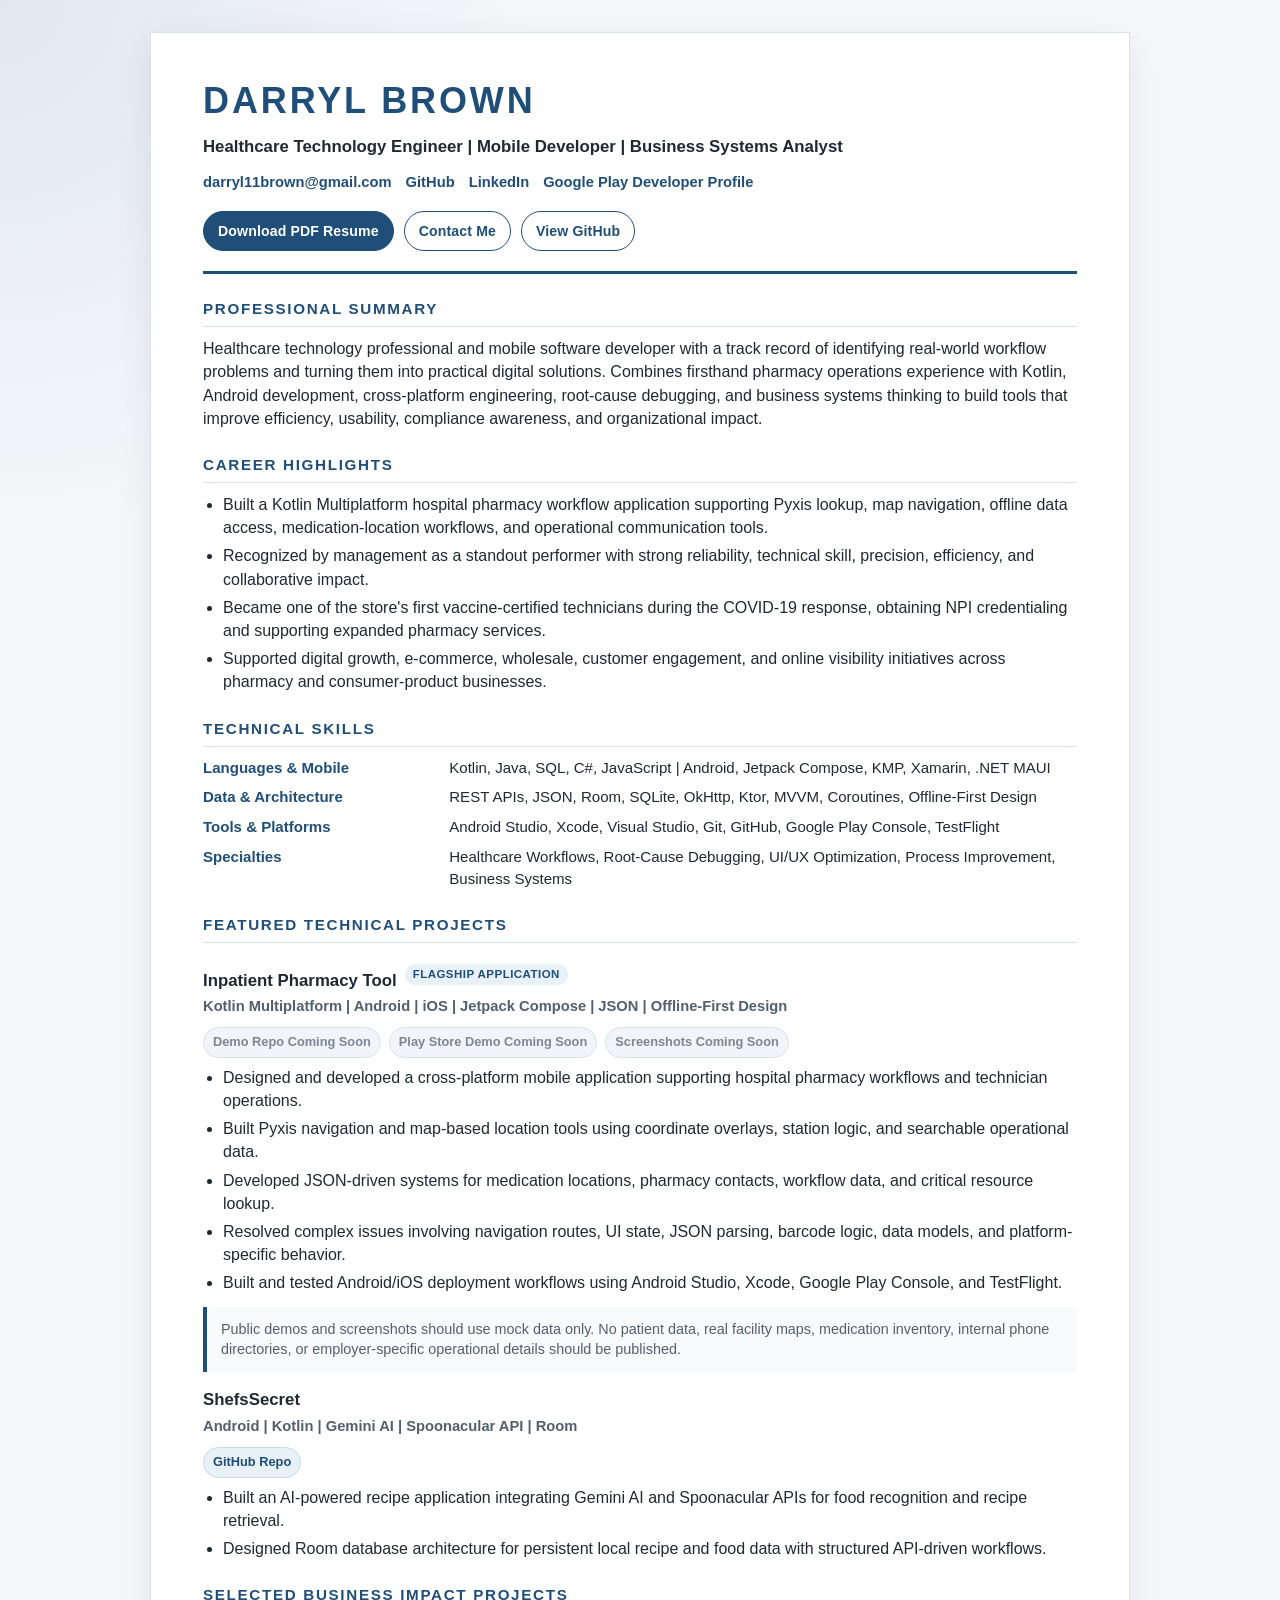
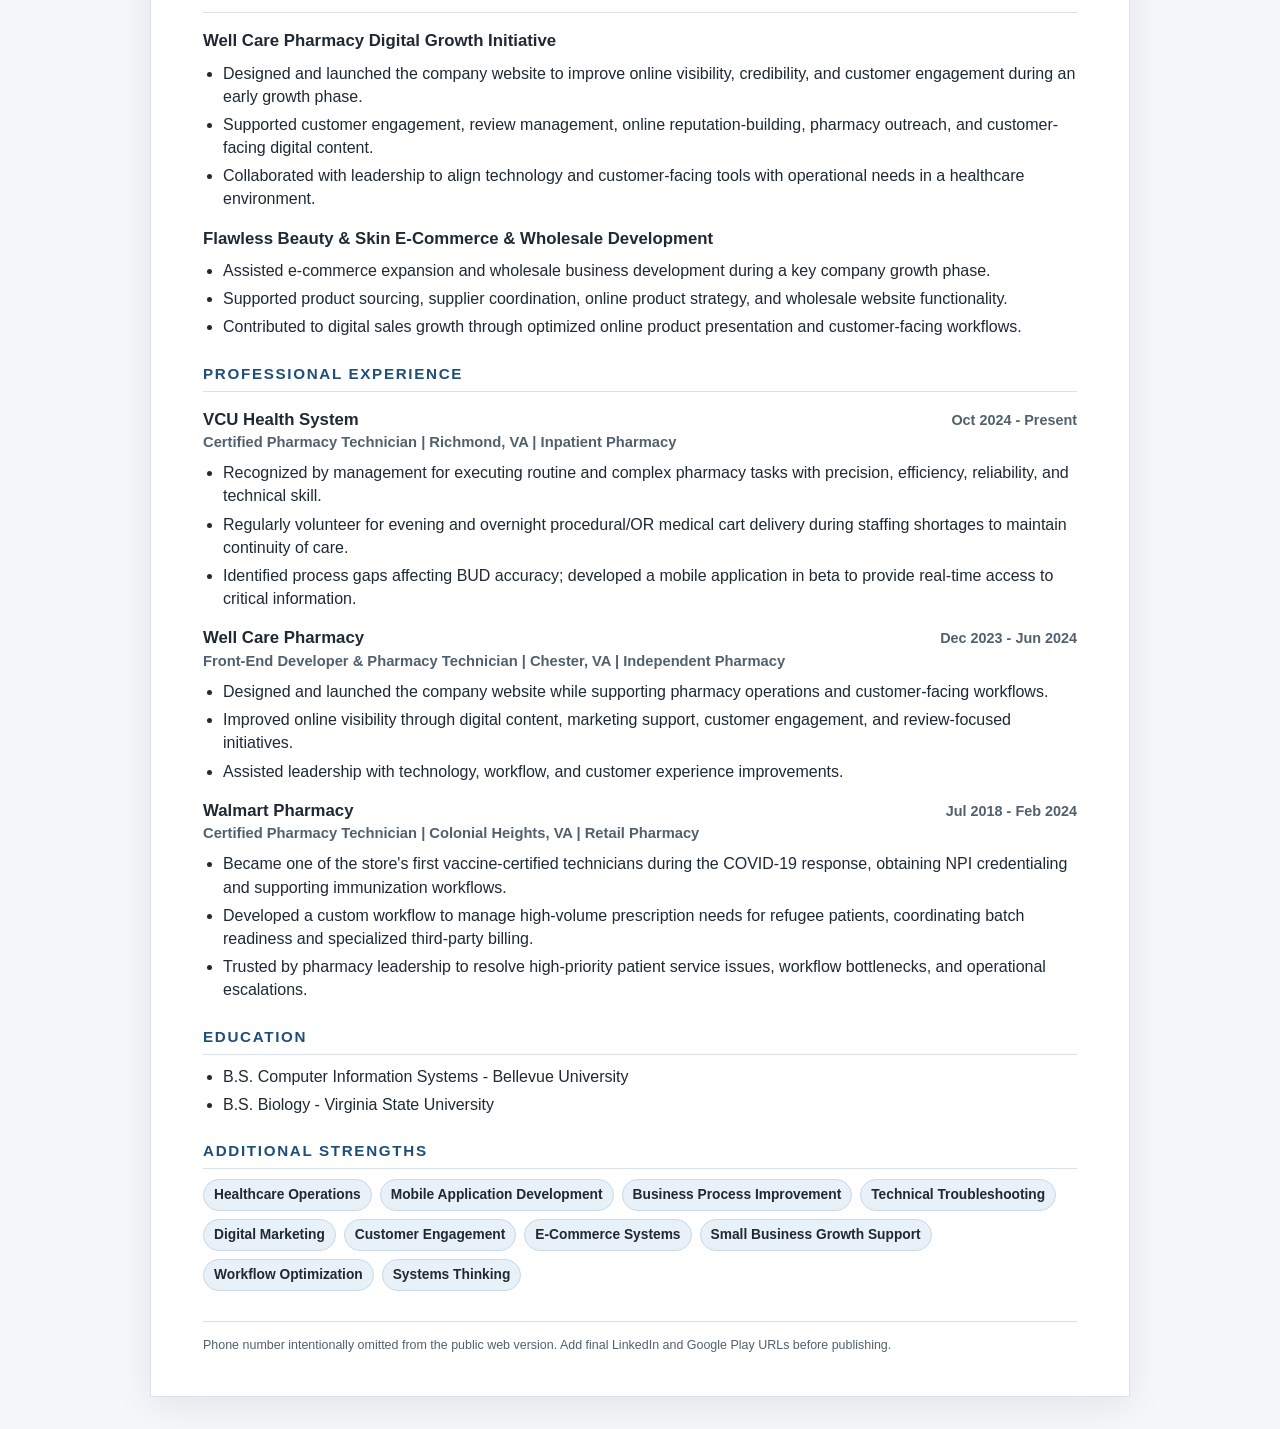
<file: index.html>
<!DOCTYPE html>
<html lang="en">
<head>
  <meta charset="UTF-8" />
  <meta name="viewport" content="width=device-width, initial-scale=1.0" />
  <meta name="description" content="Darryl Brown - Healthcare Technology Engineer, Mobile Developer, and Business Systems Analyst focused on healthcare workflow tools, Kotlin, Android, and pharmacy operations." />
  <title>Darryl Brown | Healthcare Technology Engineer</title>
  <style>
    :root {
      --ink: #1f2933;
      --muted: #52606d;
      --accent: #1f4e79;
      --accent-dark: #173b5c;
      --accent-soft: #e8f1f8;
      --line: #d9e2ec;
      --paper: #ffffff;
      --bg: #f5f7fa;
      --chip-border: #c9d9e8;
    }

    * { box-sizing: border-box; }

    html { scroll-behavior: smooth; }

    body {
      margin: 0;
      background:
        radial-gradient(circle at top left, rgba(31, 78, 121, 0.09), transparent 34rem),
        var(--bg);
      color: var(--ink);
      font-family: Arial, Helvetica, sans-serif;
      line-height: 1.45;
    }

    .page {
      max-width: 980px;
      margin: 32px auto;
      background: var(--paper);
      padding: 42px 52px;
      border: 1px solid var(--line);
      box-shadow: 0 10px 35px rgba(15, 23, 42, 0.08);
    }

    header {
      border-bottom: 3px solid var(--accent);
      padding-bottom: 20px;
      margin-bottom: 24px;
    }

    h1 {
      margin: 0;
      font-size: 2.25rem;
      letter-spacing: 0.08em;
      color: var(--accent);
      text-transform: uppercase;
    }

    .tagline {
      margin: 8px 0 12px;
      font-size: 1.05rem;
      font-weight: 700;
      color: var(--ink);
    }

    .contact {
      display: flex;
      flex-wrap: wrap;
      gap: 8px 14px;
      font-size: 0.92rem;
      color: var(--muted);
      align-items: center;
    }

    a {
      color: var(--accent);
      text-decoration: none;
      font-weight: 700;
    }

    a:hover {
      color: var(--accent-dark);
      text-decoration: underline;
    }

    .actions {
      display: flex;
      flex-wrap: wrap;
      gap: 10px;
      margin-top: 18px;
    }

    .button {
      display: inline-flex;
      align-items: center;
      justify-content: center;
      min-height: 38px;
      padding: 9px 14px;
      border-radius: 999px;
      border: 1px solid var(--accent);
      background: var(--accent);
      color: #ffffff;
      font-size: 0.88rem;
      font-weight: 800;
      letter-spacing: 0.01em;
      text-decoration: none;
    }

    .button:hover {
      background: var(--accent-dark);
      color: #ffffff;
      text-decoration: none;
    }

    .button.secondary {
      background: #ffffff;
      color: var(--accent);
    }

    .button.secondary:hover {
      background: var(--accent-soft);
      color: var(--accent-dark);
    }

    .button.disabled {
      border-color: var(--line);
      background: #f1f5f9;
      color: #7b8794;
      pointer-events: none;
      cursor: default;
    }

    section { margin: 24px 0; }

    h2 {
      margin: 0 0 10px;
      font-size: 0.95rem;
      letter-spacing: 0.11em;
      color: var(--accent);
      text-transform: uppercase;
      border-bottom: 1px solid var(--line);
      padding-bottom: 6px;
    }

    h3 {
      margin: 16px 0 3px;
      font-size: 1.05rem;
      color: var(--ink);
    }

    p { margin: 8px 0; }

    .project-title {
      display: flex;
      flex-wrap: wrap;
      align-items: center;
      gap: 8px;
    }

    .badge {
      display: inline-block;
      padding: 2px 8px;
      border-radius: 999px;
      background: var(--accent-soft);
      color: var(--accent);
      font-size: 0.72rem;
      font-weight: 800;
      letter-spacing: 0.04em;
      text-transform: uppercase;
    }

    .subhead {
      margin: 0 0 7px;
      color: var(--muted);
      font-size: 0.92rem;
      font-weight: 700;
    }

    .project-links {
      display: flex;
      flex-wrap: wrap;
      gap: 8px;
      margin: 10px 0 6px;
    }

    .mini-button {
      display: inline-flex;
      align-items: center;
      padding: 5px 9px;
      border-radius: 999px;
      border: 1px solid var(--chip-border);
      background: var(--accent-soft);
      color: var(--accent);
      font-size: 0.8rem;
      font-weight: 800;
      text-decoration: none;
    }

    .mini-button:hover {
      background: #dbeaf5;
      text-decoration: none;
    }

    .mini-button.disabled {
      color: #7b8794;
      background: #f1f5f9;
      border-color: var(--line);
      pointer-events: none;
    }

    .date-row {
      display: flex;
      justify-content: space-between;
      gap: 12px;
      align-items: baseline;
      margin-top: 16px;
    }

    .date-row h3 { margin: 0; }

    .date {
      color: var(--muted);
      font-size: 0.9rem;
      white-space: nowrap;
      font-weight: 700;
    }

    ul {
      margin: 8px 0 0 20px;
      padding: 0;
    }

    li { margin: 5px 0; }

    .skills-grid {
      display: grid;
      grid-template-columns: minmax(160px, 0.8fr) 2.2fr;
      gap: 8px 18px;
      font-size: 0.94rem;
    }

    .skill-label {
      font-weight: 800;
      color: var(--accent);
    }

    .strengths {
      display: flex;
      flex-wrap: wrap;
      gap: 8px;
      margin-top: 10px;
    }

    .chip {
      background: var(--accent-soft);
      color: var(--ink);
      border: 1px solid var(--chip-border);
      border-radius: 999px;
      padding: 5px 10px;
      font-size: 0.86rem;
      font-weight: 700;
    }

    .security-note {
      background: #f8fafc;
      border-left: 4px solid var(--accent);
      padding: 12px 14px;
      color: var(--muted);
      font-size: 0.9rem;
      margin-top: 12px;
    }

    footer {
      margin-top: 30px;
      padding-top: 14px;
      border-top: 1px solid var(--line);
      font-size: 0.78rem;
      color: var(--muted);
    }

    @media (max-width: 720px) {
      .page {
        margin: 0;
        padding: 28px 22px;
        border: 0;
        box-shadow: none;
      }

      h1 { font-size: 1.75rem; }

      .skills-grid { grid-template-columns: 1fr; }

      .date-row { display: block; }

      .date {
        display: block;
        margin-top: 2px;
      }

      .button { width: 100%; }
    }

    @media print {
      body { background: white; }

      .page {
        margin: 0;
        max-width: none;
        border: 0;
        box-shadow: none;
        padding: 0.45in;
      }

      .actions,
      .project-links,
      footer {
        display: none;
      }

      a {
        color: var(--accent);
        text-decoration: none;
      }

      section { break-inside: avoid; }
    }
  </style>
</head>
<body>
  <main class="page">
    <header>
      <h1>Darryl Brown</h1>
      <div class="tagline">Healthcare Technology Engineer | Mobile Developer | Business Systems Analyst</div>
      <div class="contact">
        <span><a href="mailto:darryl11brown@gmail.com">darryl11brown@gmail.com</a></span>
        <span><a href="https://github.com/Yonaka11" target="_blank" rel="noopener noreferrer">GitHub</a></span>
        <span><a href="#" aria-label="LinkedIn profile">LinkedIn</a></span>
        <span><a href="#" aria-label="Google Play Developer profile">Google Play Developer Profile</a></span>
      </div>

      <div class="actions">
        <a class="button" href="Darryl_Brown_Healthcare_Tech_Engineer_Web.pdf" download>Download PDF Resume</a>
        <a class="button secondary" href="mailto:darryl11brown@gmail.com">Contact Me</a>
        <a class="button secondary" href="https://github.com/Yonaka11" target="_blank" rel="noopener noreferrer">View GitHub</a>
      </div>
    </header>

    <section>
      <h2>Professional Summary</h2>
      <p>
        Healthcare technology professional and mobile software developer with a track record of identifying real-world workflow
        problems and turning them into practical digital solutions. Combines firsthand pharmacy operations experience with
        Kotlin, Android development, cross-platform engineering, root-cause debugging, and business systems thinking to build
        tools that improve efficiency, usability, compliance awareness, and organizational impact.
      </p>
    </section>

    <section>
      <h2>Career Highlights</h2>
      <ul>
        <li>Built a Kotlin Multiplatform hospital pharmacy workflow application supporting Pyxis lookup, map navigation, offline data access, medication-location workflows, and operational communication tools.</li>
        <li>Recognized by management as a standout performer with strong reliability, technical skill, precision, efficiency, and collaborative impact.</li>
        <li>Became one of the store's first vaccine-certified technicians during the COVID-19 response, obtaining NPI credentialing and supporting expanded pharmacy services.</li>
        <li>Supported digital growth, e-commerce, wholesale, customer engagement, and online visibility initiatives across pharmacy and consumer-product businesses.</li>
      </ul>
    </section>

    <section>
      <h2>Technical Skills</h2>
      <div class="skills-grid">
        <div class="skill-label">Languages &amp; Mobile</div>
        <div>Kotlin, Java, SQL, C#, JavaScript | Android, Jetpack Compose, KMP, Xamarin, .NET MAUI</div>

        <div class="skill-label">Data &amp; Architecture</div>
        <div>REST APIs, JSON, Room, SQLite, OkHttp, Ktor, MVVM, Coroutines, Offline-First Design</div>

        <div class="skill-label">Tools &amp; Platforms</div>
        <div>Android Studio, Xcode, Visual Studio, Git, GitHub, Google Play Console, TestFlight</div>

        <div class="skill-label">Specialties</div>
        <div>Healthcare Workflows, Root-Cause Debugging, UI/UX Optimization, Process Improvement, Business Systems</div>
      </div>
    </section>

    <section>
      <h2>Featured Technical Projects</h2>

      <div class="project-title">
        <h3>Inpatient Pharmacy Tool</h3>
        <span class="badge">Flagship Application</span>
      </div>
      <p class="subhead">Kotlin Multiplatform | Android | iOS | Jetpack Compose | JSON | Offline-First Design</p>
      <div class="project-links">
        <a class="mini-button disabled" href="#">Demo Repo Coming Soon</a>
        <a class="mini-button disabled" href="#">Play Store Demo Coming Soon</a>
        <a class="mini-button disabled" href="#">Screenshots Coming Soon</a>
      </div>
      <ul>
        <li>Designed and developed a cross-platform mobile application supporting hospital pharmacy workflows and technician operations.</li>
        <li>Built Pyxis navigation and map-based location tools using coordinate overlays, station logic, and searchable operational data.</li>
        <li>Developed JSON-driven systems for medication locations, pharmacy contacts, workflow data, and critical resource lookup.</li>
        <li>Resolved complex issues involving navigation routes, UI state, JSON parsing, barcode logic, data models, and platform-specific behavior.</li>
        <li>Built and tested Android/iOS deployment workflows using Android Studio, Xcode, Google Play Console, and TestFlight.</li>
      </ul>
      <p class="security-note">
        Public demos and screenshots should use mock data only. No patient data, real facility maps, medication inventory, internal phone directories, or employer-specific operational details should be published.
      </p>

      <h3>ShefsSecret</h3>
      <p class="subhead">Android | Kotlin | Gemini AI | Spoonacular API | Room</p>
      <div class="project-links">
        <a class="mini-button" href="https://github.com/Yonaka11/ShefsSecret" target="_blank" rel="noopener noreferrer">GitHub Repo</a>
      </div>
      <ul>
        <li>Built an AI-powered recipe application integrating Gemini AI and Spoonacular APIs for food recognition and recipe retrieval.</li>
        <li>Designed Room database architecture for persistent local recipe and food data with structured API-driven workflows.</li>
      </ul>
    </section>

    <section>
      <h2>Selected Business Impact Projects</h2>

      <h3>Well Care Pharmacy Digital Growth Initiative</h3>
      <ul>
        <li>Designed and launched the company website to improve online visibility, credibility, and customer engagement during an early growth phase.</li>
        <li>Supported customer engagement, review management, online reputation-building, pharmacy outreach, and customer-facing digital content.</li>
        <li>Collaborated with leadership to align technology and customer-facing tools with operational needs in a healthcare environment.</li>
      </ul>

      <h3>Flawless Beauty &amp; Skin E-Commerce &amp; Wholesale Development</h3>
      <ul>
        <li>Assisted e-commerce expansion and wholesale business development during a key company growth phase.</li>
        <li>Supported product sourcing, supplier coordination, online product strategy, and wholesale website functionality.</li>
        <li>Contributed to digital sales growth through optimized online product presentation and customer-facing workflows.</li>
      </ul>
    </section>

    <section>
      <h2>Professional Experience</h2>

      <div class="date-row">
        <h3>VCU Health System</h3>
        <span class="date">Oct 2024 - Present</span>
      </div>
      <p class="subhead">Certified Pharmacy Technician | Richmond, VA | Inpatient Pharmacy</p>
      <ul>
        <li>Recognized by management for executing routine and complex pharmacy tasks with precision, efficiency, reliability, and technical skill.</li>
        <li>Regularly volunteer for evening and overnight procedural/OR medical cart delivery during staffing shortages to maintain continuity of care.</li>
        <li>Identified process gaps affecting BUD accuracy; developed a mobile application in beta to provide real-time access to critical information.</li>
      </ul>

      <div class="date-row">
        <h3>Well Care Pharmacy</h3>
        <span class="date">Dec 2023 - Jun 2024</span>
      </div>
      <p class="subhead">Front-End Developer &amp; Pharmacy Technician | Chester, VA | Independent Pharmacy</p>
      <ul>
        <li>Designed and launched the company website while supporting pharmacy operations and customer-facing workflows.</li>
        <li>Improved online visibility through digital content, marketing support, customer engagement, and review-focused initiatives.</li>
        <li>Assisted leadership with technology, workflow, and customer experience improvements.</li>
      </ul>

      <div class="date-row">
        <h3>Walmart Pharmacy</h3>
        <span class="date">Jul 2018 - Feb 2024</span>
      </div>
      <p class="subhead">Certified Pharmacy Technician | Colonial Heights, VA | Retail Pharmacy</p>
      <ul>
        <li>Became one of the store's first vaccine-certified technicians during the COVID-19 response, obtaining NPI credentialing and supporting immunization workflows.</li>
        <li>Developed a custom workflow to manage high-volume prescription needs for refugee patients, coordinating batch readiness and specialized third-party billing.</li>
        <li>Trusted by pharmacy leadership to resolve high-priority patient service issues, workflow bottlenecks, and operational escalations.</li>
      </ul>
    </section>

    <section>
      <h2>Education</h2>
      <ul>
        <li>B.S. Computer Information Systems - Bellevue University</li>
        <li>B.S. Biology - Virginia State University</li>
      </ul>
    </section>

    <section>
      <h2>Additional Strengths</h2>
      <div class="strengths">
        <span class="chip">Healthcare Operations</span>
        <span class="chip">Mobile Application Development</span>
        <span class="chip">Business Process Improvement</span>
        <span class="chip">Technical Troubleshooting</span>
        <span class="chip">Digital Marketing</span>
        <span class="chip">Customer Engagement</span>
        <span class="chip">E-Commerce Systems</span>
        <span class="chip">Small Business Growth Support</span>
        <span class="chip">Workflow Optimization</span>
        <span class="chip">Systems Thinking</span>
      </div>
    </section>

    <footer>
      Phone number intentionally omitted from the public web version. Add final LinkedIn and Google Play URLs before publishing.
    </footer>
  </main>
</body>
</html>
</file>
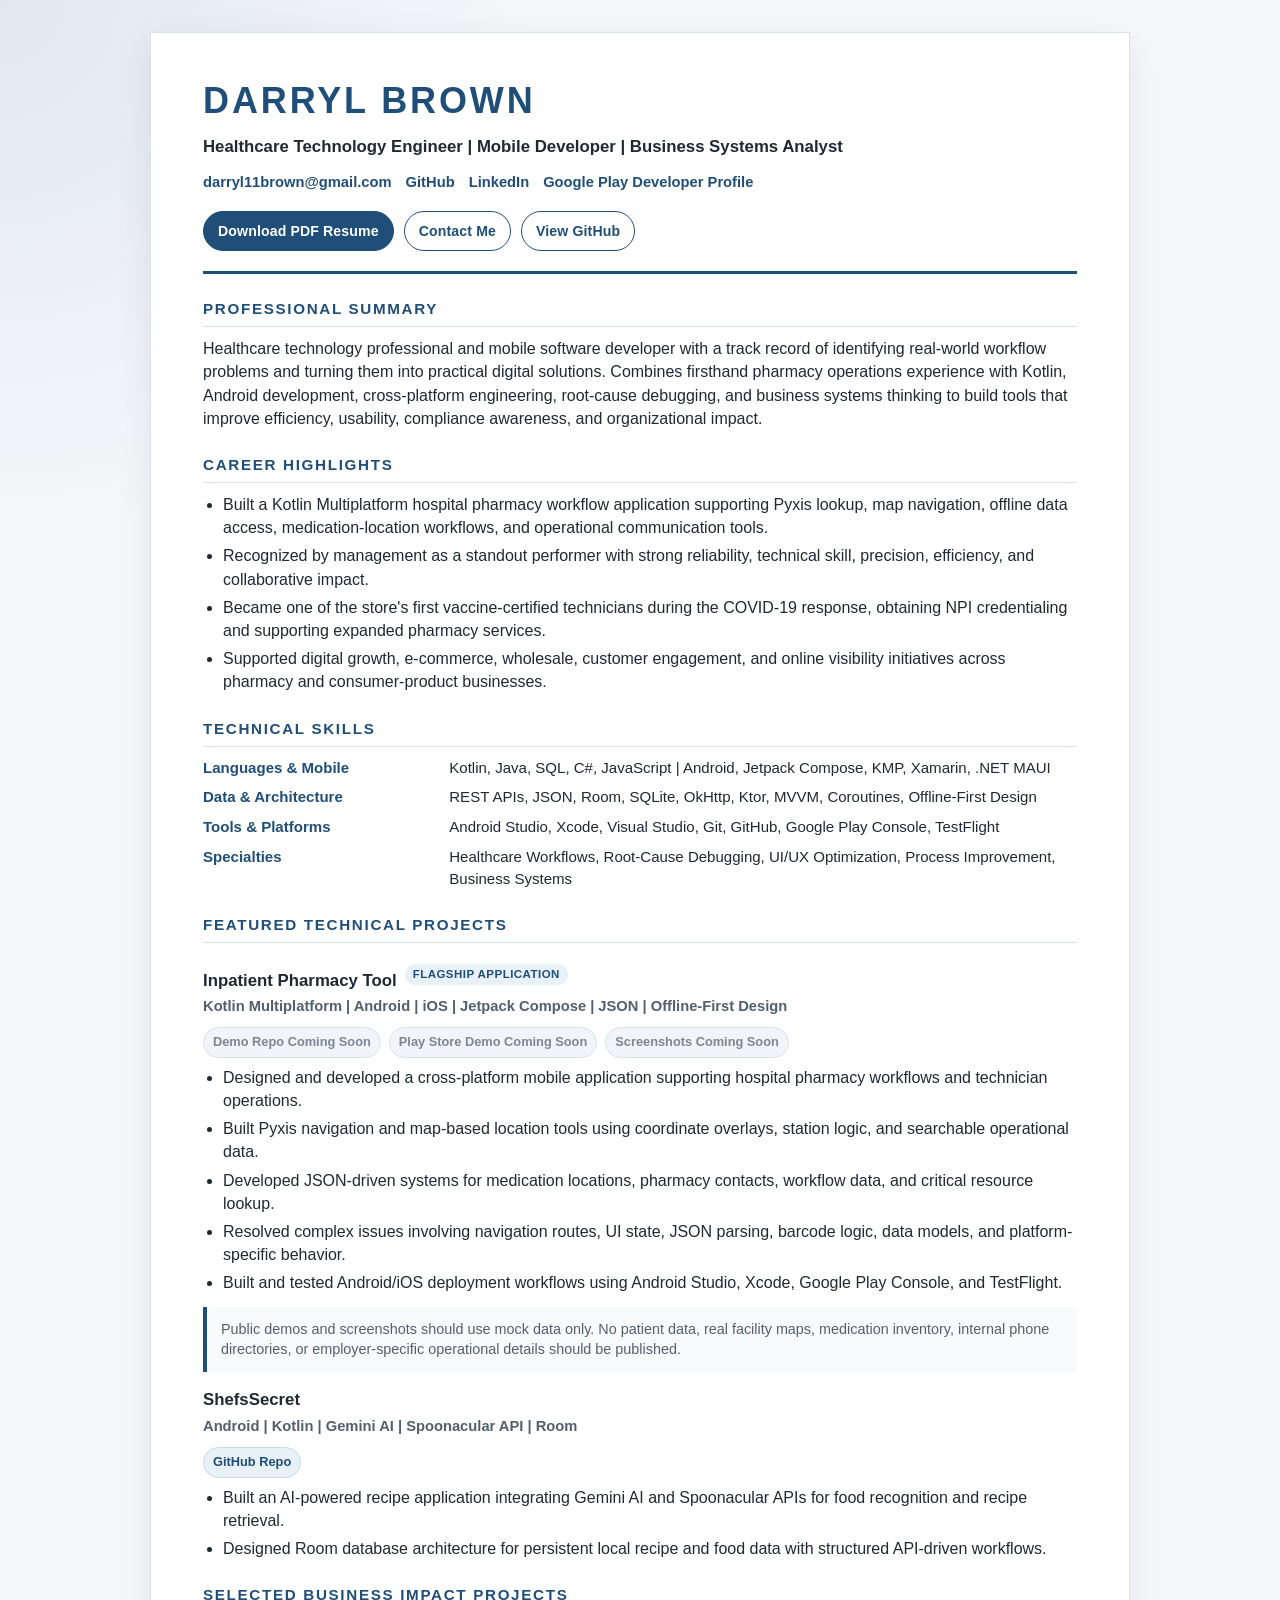
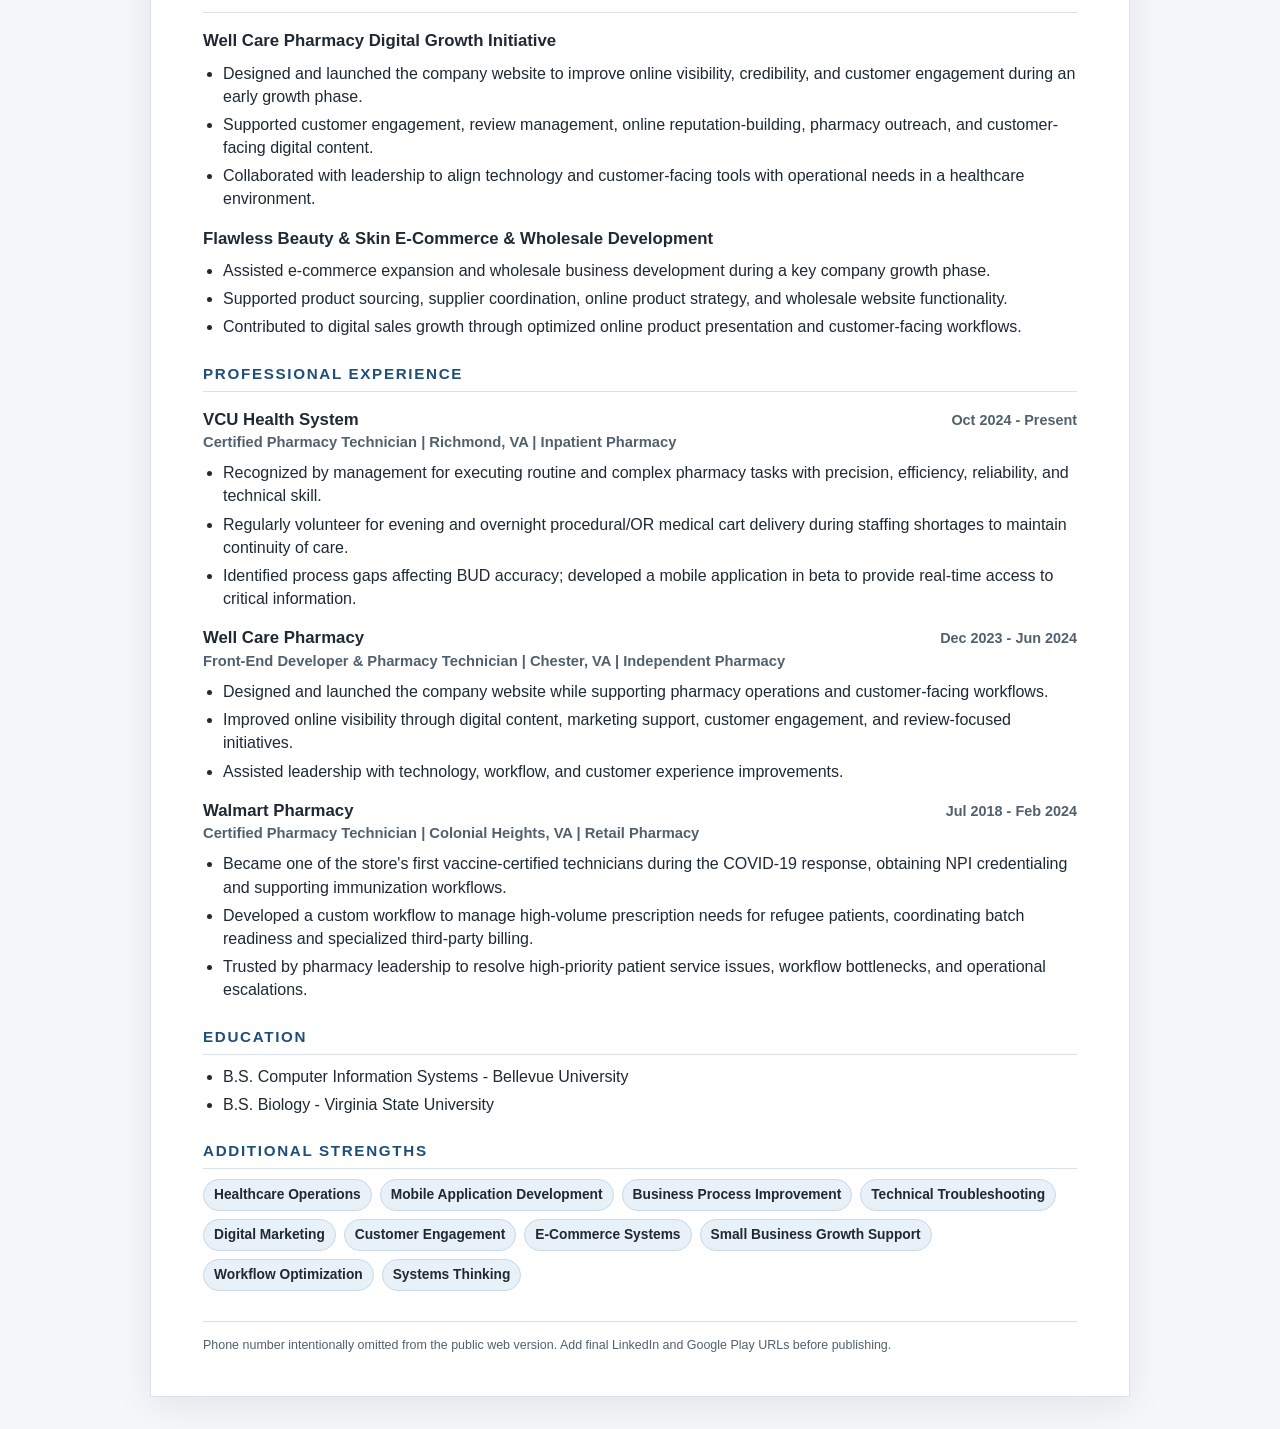
<file: Resume.html>
<!DOCTYPE html>
<html lang="en">
<head>
  <meta charset="UTF-8" />
  <meta name="viewport" content="width=device-width, initial-scale=1.0" />
  <meta name="description" content="Darryl Brown - Healthcare Technology Engineer, Mobile Developer, and Business Systems Analyst focused on healthcare workflow tools, Kotlin, Android, and pharmacy operations." />
  <title>Darryl Brown | Healthcare Technology Engineer</title>
  <style>
    :root {
      --ink: #1f2933;
      --muted: #52606d;
      --accent: #1f4e79;
      --accent-dark: #173b5c;
      --accent-soft: #e8f1f8;
      --line: #d9e2ec;
      --paper: #ffffff;
      --bg: #f5f7fa;
      --chip-border: #c9d9e8;
    }

    * { box-sizing: border-box; }

    html { scroll-behavior: smooth; }

    body {
      margin: 0;
      background:
        radial-gradient(circle at top left, rgba(31, 78, 121, 0.09), transparent 34rem),
        var(--bg);
      color: var(--ink);
      font-family: Arial, Helvetica, sans-serif;
      line-height: 1.45;
    }

    .page {
      max-width: 980px;
      margin: 32px auto;
      background: var(--paper);
      padding: 42px 52px;
      border: 1px solid var(--line);
      box-shadow: 0 10px 35px rgba(15, 23, 42, 0.08);
    }

    header {
      border-bottom: 3px solid var(--accent);
      padding-bottom: 20px;
      margin-bottom: 24px;
    }

    h1 {
      margin: 0;
      font-size: 2.25rem;
      letter-spacing: 0.08em;
      color: var(--accent);
      text-transform: uppercase;
    }

    .tagline {
      margin: 8px 0 12px;
      font-size: 1.05rem;
      font-weight: 700;
      color: var(--ink);
    }

    .contact {
      display: flex;
      flex-wrap: wrap;
      gap: 8px 14px;
      font-size: 0.92rem;
      color: var(--muted);
      align-items: center;
    }

    a {
      color: var(--accent);
      text-decoration: none;
      font-weight: 700;
    }

    a:hover {
      color: var(--accent-dark);
      text-decoration: underline;
    }

    .actions {
      display: flex;
      flex-wrap: wrap;
      gap: 10px;
      margin-top: 18px;
    }

    .button {
      display: inline-flex;
      align-items: center;
      justify-content: center;
      min-height: 38px;
      padding: 9px 14px;
      border-radius: 999px;
      border: 1px solid var(--accent);
      background: var(--accent);
      color: #ffffff;
      font-size: 0.88rem;
      font-weight: 800;
      letter-spacing: 0.01em;
      text-decoration: none;
    }

    .button:hover {
      background: var(--accent-dark);
      color: #ffffff;
      text-decoration: none;
    }

    .button.secondary {
      background: #ffffff;
      color: var(--accent);
    }

    .button.secondary:hover {
      background: var(--accent-soft);
      color: var(--accent-dark);
    }

    .button.disabled {
      border-color: var(--line);
      background: #f1f5f9;
      color: #7b8794;
      pointer-events: none;
      cursor: default;
    }

    section { margin: 24px 0; }

    h2 {
      margin: 0 0 10px;
      font-size: 0.95rem;
      letter-spacing: 0.11em;
      color: var(--accent);
      text-transform: uppercase;
      border-bottom: 1px solid var(--line);
      padding-bottom: 6px;
    }

    h3 {
      margin: 16px 0 3px;
      font-size: 1.05rem;
      color: var(--ink);
    }

    p { margin: 8px 0; }

    .project-title {
      display: flex;
      flex-wrap: wrap;
      align-items: center;
      gap: 8px;
    }

    .badge {
      display: inline-block;
      padding: 2px 8px;
      border-radius: 999px;
      background: var(--accent-soft);
      color: var(--accent);
      font-size: 0.72rem;
      font-weight: 800;
      letter-spacing: 0.04em;
      text-transform: uppercase;
    }

    .subhead {
      margin: 0 0 7px;
      color: var(--muted);
      font-size: 0.92rem;
      font-weight: 700;
    }

    .project-links {
      display: flex;
      flex-wrap: wrap;
      gap: 8px;
      margin: 10px 0 6px;
    }

    .mini-button {
      display: inline-flex;
      align-items: center;
      padding: 5px 9px;
      border-radius: 999px;
      border: 1px solid var(--chip-border);
      background: var(--accent-soft);
      color: var(--accent);
      font-size: 0.8rem;
      font-weight: 800;
      text-decoration: none;
    }

    .mini-button:hover {
      background: #dbeaf5;
      text-decoration: none;
    }

    .mini-button.disabled {
      color: #7b8794;
      background: #f1f5f9;
      border-color: var(--line);
      pointer-events: none;
    }

    .date-row {
      display: flex;
      justify-content: space-between;
      gap: 12px;
      align-items: baseline;
      margin-top: 16px;
    }

    .date-row h3 { margin: 0; }

    .date {
      color: var(--muted);
      font-size: 0.9rem;
      white-space: nowrap;
      font-weight: 700;
    }

    ul {
      margin: 8px 0 0 20px;
      padding: 0;
    }

    li { margin: 5px 0; }

    .skills-grid {
      display: grid;
      grid-template-columns: minmax(160px, 0.8fr) 2.2fr;
      gap: 8px 18px;
      font-size: 0.94rem;
    }

    .skill-label {
      font-weight: 800;
      color: var(--accent);
    }

    .strengths {
      display: flex;
      flex-wrap: wrap;
      gap: 8px;
      margin-top: 10px;
    }

    .chip {
      background: var(--accent-soft);
      color: var(--ink);
      border: 1px solid var(--chip-border);
      border-radius: 999px;
      padding: 5px 10px;
      font-size: 0.86rem;
      font-weight: 700;
    }

    .security-note {
      background: #f8fafc;
      border-left: 4px solid var(--accent);
      padding: 12px 14px;
      color: var(--muted);
      font-size: 0.9rem;
      margin-top: 12px;
    }

    footer {
      margin-top: 30px;
      padding-top: 14px;
      border-top: 1px solid var(--line);
      font-size: 0.78rem;
      color: var(--muted);
    }

    @media (max-width: 720px) {
      .page {
        margin: 0;
        padding: 28px 22px;
        border: 0;
        box-shadow: none;
      }

      h1 { font-size: 1.75rem; }

      .skills-grid { grid-template-columns: 1fr; }

      .date-row { display: block; }

      .date {
        display: block;
        margin-top: 2px;
      }

      .button { width: 100%; }
    }

    @media print {
      body { background: white; }

      .page {
        margin: 0;
        max-width: none;
        border: 0;
        box-shadow: none;
        padding: 0.45in;
      }

      .actions,
      .project-links,
      footer {
        display: none;
      }

      a {
        color: var(--accent);
        text-decoration: none;
      }

      section { break-inside: avoid; }
    }
  </style>
</head>
<body>
  <main class="page">
    <header>
      <h1>Darryl Brown</h1>
      <div class="tagline">Healthcare Technology Engineer | Mobile Developer | Business Systems Analyst</div>
      <div class="contact">
        <span><a href="mailto:darryl11brown@gmail.com">darryl11brown@gmail.com</a></span>
        <span><a href="https://github.com/Yonaka11" target="_blank" rel="noopener noreferrer">GitHub</a></span>
        <span><a href="#" aria-label="LinkedIn profile">LinkedIn</a></span>
        <span><a href="#" aria-label="Google Play Developer profile">Google Play Developer Profile</a></span>
      </div>

      <div class="actions">
        <a class="button" href="Darryl_Brown_Healthcare_Tech_Engineer_Web.pdf" download>Download PDF Resume</a>
        <a class="button secondary" href="mailto:darryl11brown@gmail.com">Contact Me</a>
        <a class="button secondary" href="https://github.com/Yonaka11" target="_blank" rel="noopener noreferrer">View GitHub</a>
      </div>
    </header>

    <section>
      <h2>Professional Summary</h2>
      <p>
        Healthcare technology professional and mobile software developer with a track record of identifying real-world workflow
        problems and turning them into practical digital solutions. Combines firsthand pharmacy operations experience with
        Kotlin, Android development, cross-platform engineering, root-cause debugging, and business systems thinking to build
        tools that improve efficiency, usability, compliance awareness, and organizational impact.
      </p>
    </section>

    <section>
      <h2>Career Highlights</h2>
      <ul>
        <li>Built a Kotlin Multiplatform hospital pharmacy workflow application supporting Pyxis lookup, map navigation, offline data access, medication-location workflows, and operational communication tools.</li>
        <li>Recognized by management as a standout performer with strong reliability, technical skill, precision, efficiency, and collaborative impact.</li>
        <li>Became one of the store's first vaccine-certified technicians during the COVID-19 response, obtaining NPI credentialing and supporting expanded pharmacy services.</li>
        <li>Supported digital growth, e-commerce, wholesale, customer engagement, and online visibility initiatives across pharmacy and consumer-product businesses.</li>
      </ul>
    </section>

    <section>
      <h2>Technical Skills</h2>
      <div class="skills-grid">
        <div class="skill-label">Languages &amp; Mobile</div>
        <div>Kotlin, Java, SQL, C#, JavaScript | Android, Jetpack Compose, KMP, Xamarin, .NET MAUI</div>

        <div class="skill-label">Data &amp; Architecture</div>
        <div>REST APIs, JSON, Room, SQLite, OkHttp, Ktor, MVVM, Coroutines, Offline-First Design</div>

        <div class="skill-label">Tools &amp; Platforms</div>
        <div>Android Studio, Xcode, Visual Studio, Git, GitHub, Google Play Console, TestFlight</div>

        <div class="skill-label">Specialties</div>
        <div>Healthcare Workflows, Root-Cause Debugging, UI/UX Optimization, Process Improvement, Business Systems</div>
      </div>
    </section>

    <section>
      <h2>Featured Technical Projects</h2>

      <div class="project-title">
        <h3>Inpatient Pharmacy Tool</h3>
        <span class="badge">Flagship Application</span>
      </div>
      <p class="subhead">Kotlin Multiplatform | Android | iOS | Jetpack Compose | JSON | Offline-First Design</p>
      <div class="project-links">
        <a class="mini-button disabled" href="#">Demo Repo Coming Soon</a>
        <a class="mini-button disabled" href="#">Play Store Demo Coming Soon</a>
        <a class="mini-button disabled" href="#">Screenshots Coming Soon</a>
      </div>
      <ul>
        <li>Designed and developed a cross-platform mobile application supporting hospital pharmacy workflows and technician operations.</li>
        <li>Built Pyxis navigation and map-based location tools using coordinate overlays, station logic, and searchable operational data.</li>
        <li>Developed JSON-driven systems for medication locations, pharmacy contacts, workflow data, and critical resource lookup.</li>
        <li>Resolved complex issues involving navigation routes, UI state, JSON parsing, barcode logic, data models, and platform-specific behavior.</li>
        <li>Built and tested Android/iOS deployment workflows using Android Studio, Xcode, Google Play Console, and TestFlight.</li>
      </ul>
      <p class="security-note">
        Public demos and screenshots should use mock data only. No patient data, real facility maps, medication inventory, internal phone directories, or employer-specific operational details should be published.
      </p>

      <h3>ShefsSecret</h3>
      <p class="subhead">Android | Kotlin | Gemini AI | Spoonacular API | Room</p>
      <div class="project-links">
        <a class="mini-button" href="https://github.com/Yonaka11/ShefsSecret" target="_blank" rel="noopener noreferrer">GitHub Repo</a>
      </div>
      <ul>
        <li>Built an AI-powered recipe application integrating Gemini AI and Spoonacular APIs for food recognition and recipe retrieval.</li>
        <li>Designed Room database architecture for persistent local recipe and food data with structured API-driven workflows.</li>
      </ul>
    </section>

    <section>
      <h2>Selected Business Impact Projects</h2>

      <h3>Well Care Pharmacy Digital Growth Initiative</h3>
      <ul>
        <li>Designed and launched the company website to improve online visibility, credibility, and customer engagement during an early growth phase.</li>
        <li>Supported customer engagement, review management, online reputation-building, pharmacy outreach, and customer-facing digital content.</li>
        <li>Collaborated with leadership to align technology and customer-facing tools with operational needs in a healthcare environment.</li>
      </ul>

      <h3>Flawless Beauty &amp; Skin E-Commerce &amp; Wholesale Development</h3>
      <ul>
        <li>Assisted e-commerce expansion and wholesale business development during a key company growth phase.</li>
        <li>Supported product sourcing, supplier coordination, online product strategy, and wholesale website functionality.</li>
        <li>Contributed to digital sales growth through optimized online product presentation and customer-facing workflows.</li>
      </ul>
    </section>

    <section>
      <h2>Professional Experience</h2>

      <div class="date-row">
        <h3>VCU Health System</h3>
        <span class="date">Oct 2024 - Present</span>
      </div>
      <p class="subhead">Certified Pharmacy Technician | Richmond, VA | Inpatient Pharmacy</p>
      <ul>
        <li>Recognized by management for executing routine and complex pharmacy tasks with precision, efficiency, reliability, and technical skill.</li>
        <li>Regularly volunteer for evening and overnight procedural/OR medical cart delivery during staffing shortages to maintain continuity of care.</li>
        <li>Identified process gaps affecting BUD accuracy; developed a mobile application in beta to provide real-time access to critical information.</li>
      </ul>

      <div class="date-row">
        <h3>Well Care Pharmacy</h3>
        <span class="date">Dec 2023 - Jun 2024</span>
      </div>
      <p class="subhead">Front-End Developer &amp; Pharmacy Technician | Chester, VA | Independent Pharmacy</p>
      <ul>
        <li>Designed and launched the company website while supporting pharmacy operations and customer-facing workflows.</li>
        <li>Improved online visibility through digital content, marketing support, customer engagement, and review-focused initiatives.</li>
        <li>Assisted leadership with technology, workflow, and customer experience improvements.</li>
      </ul>

      <div class="date-row">
        <h3>Walmart Pharmacy</h3>
        <span class="date">Jul 2018 - Feb 2024</span>
      </div>
      <p class="subhead">Certified Pharmacy Technician | Colonial Heights, VA | Retail Pharmacy</p>
      <ul>
        <li>Became one of the store's first vaccine-certified technicians during the COVID-19 response, obtaining NPI credentialing and supporting immunization workflows.</li>
        <li>Developed a custom workflow to manage high-volume prescription needs for refugee patients, coordinating batch readiness and specialized third-party billing.</li>
        <li>Trusted by pharmacy leadership to resolve high-priority patient service issues, workflow bottlenecks, and operational escalations.</li>
      </ul>
    </section>

    <section>
      <h2>Education</h2>
      <ul>
        <li>B.S. Computer Information Systems - Bellevue University</li>
        <li>B.S. Biology - Virginia State University</li>
      </ul>
    </section>

    <section>
      <h2>Additional Strengths</h2>
      <div class="strengths">
        <span class="chip">Healthcare Operations</span>
        <span class="chip">Mobile Application Development</span>
        <span class="chip">Business Process Improvement</span>
        <span class="chip">Technical Troubleshooting</span>
        <span class="chip">Digital Marketing</span>
        <span class="chip">Customer Engagement</span>
        <span class="chip">E-Commerce Systems</span>
        <span class="chip">Small Business Growth Support</span>
        <span class="chip">Workflow Optimization</span>
        <span class="chip">Systems Thinking</span>
      </div>
    </section>

    <footer>
      Phone number intentionally omitted from the public web version. Add final LinkedIn and Google Play URLs before publishing.
    </footer>
  </main>
</body>
</html>
</file>
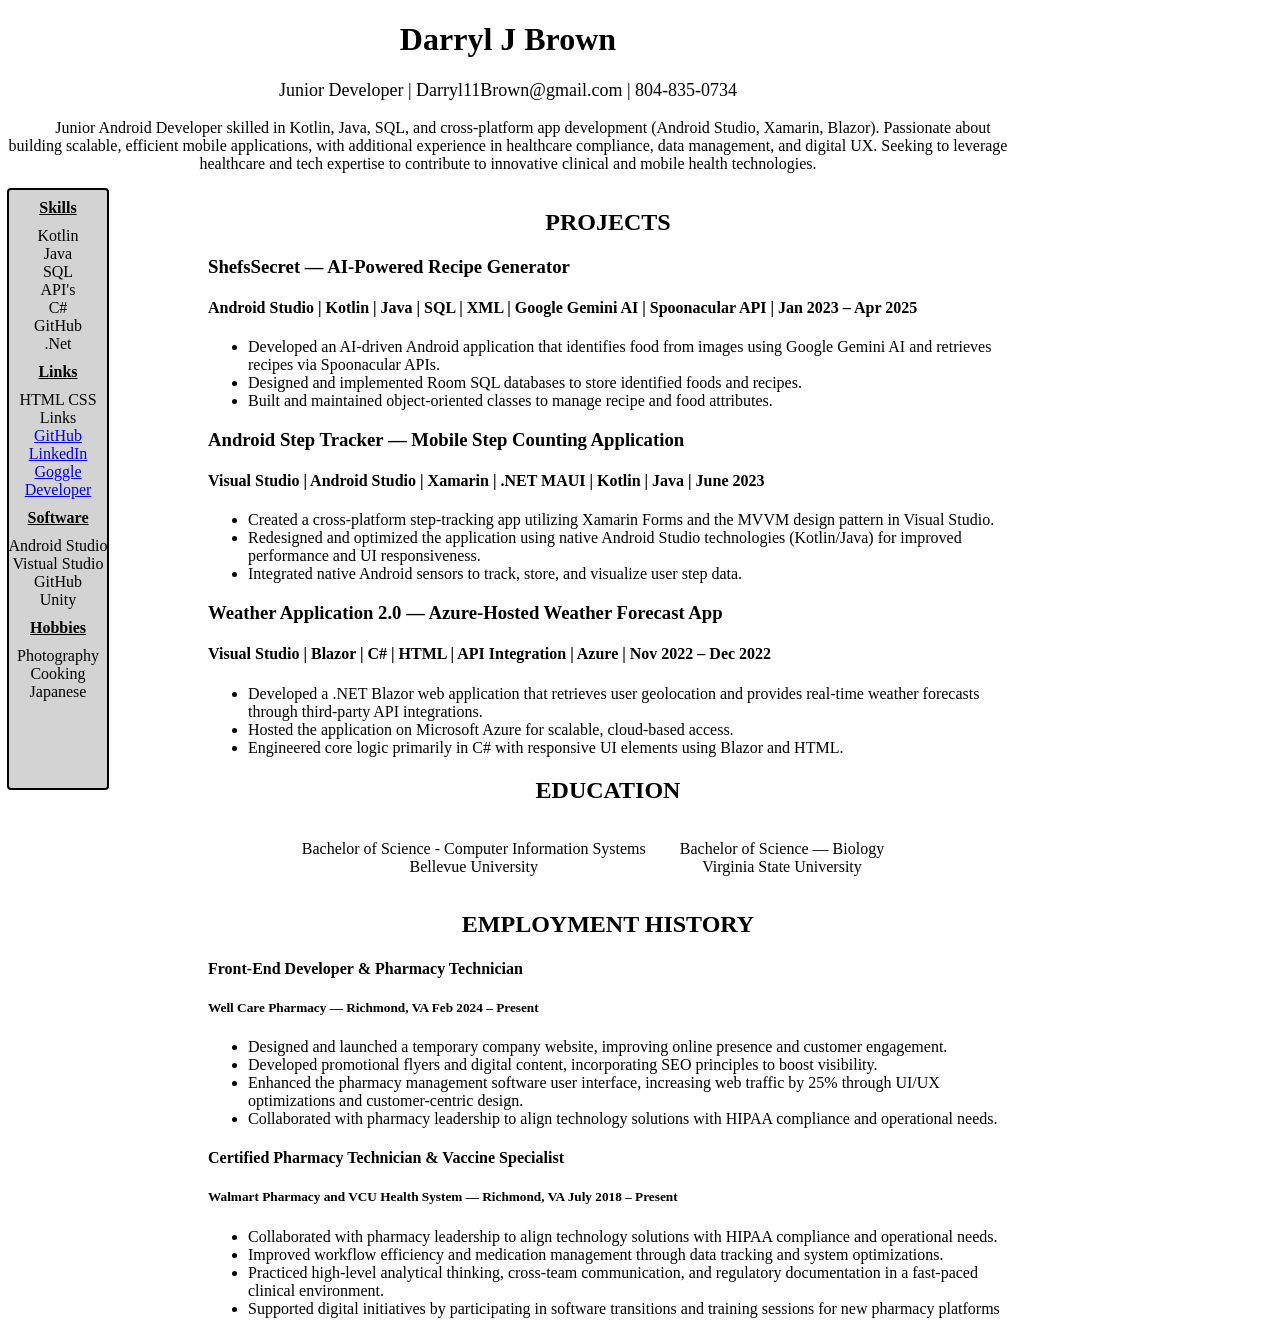
<file: Resumev1.html>
<!DOCTYPE html>
<html>

<head>
    <meta charset="UTF-8" />
    <title>title</title>
    <link rel="stylesheet" href="./Style.css">
</head>


<body>
    <h1 class="name">
        Darryl J Brown
    </h1>
    <p class="title">
        Junior Developer | Darryl11Brown@gmail.com | 804-835-0734
    </p>
    <p class="intro">
        Junior Android Developer skilled in Kotlin, Java, SQL, and cross-platform app development (Android Studio,
        Xamarin, Blazor). Passionate about building scalable, efficient mobile applications, with additional experience
        in healthcare compliance, data management, and digital UX. Seeking to leverage healthcare and tech
        expertise to contribute to innovative clinical and mobile health technologies.

    </p>
      <ul class="chart">
        <li class="topic">
            Skills
        </li>
        <li>
            Kotlin
        </li>
        <li>
            Java
        </li>
        <li>
            SQL
        </li>
        <li>
            API's
        </li>
        <li>
            C#
        </li>
        <li>
            GitHub
        </li>
        <li>
            .Net
        </li>
        <li class="topic">
            Links
        </li>
        <li>

            HTML CSS
        </li>
        <li>
            Links
        </li>
        <li>
            <a href="https://github.com/Yonaka11">
                GitHub
            </a>
        </li>
        <li>
            <a href="https://developers.google.com/profile/u/Yonaka11">
                LinkedIn
            </a>
        </li>
        <li>
            <a href="https://developers.google.com/profile/u/Yonaka11">
                Goggle Developer
            </a>
        </li>
        <li class="topic">
            Software
        </li>
        <li>
            Android Studio
        </li>
        <li>
            Vistual Studio
        </li>
        <li>
            GitHub
        </li>
        <li>
            Unity
        </li>
        <li class="topic">
            Hobbies
        </li>
        <li>
            Photography
        </li>
        <li>
            Cooking
        </li>
        <li>
            Japanese
        </li>


    </ul>
  
    <div class="project">
       
    <h2>
        PROJECTS
    </h2>
    <h3>
        ShefsSecret — AI-Powered Recipe Generator
    </h3>
    <h4>
        Android Studio | Kotlin | Java | SQL | XML | Google Gemini AI | Spoonacular API | Jan 2023 – Apr 2025
    </h4>
    <ul>
        <li>
            Developed an AI-driven Android application that identifies food from images using Google Gemini AI and
            retrieves recipes via Spoonacular APIs.
        </li>
        <li>Designed and implemented Room SQL databases to store identified foods and recipes.
        </li>
        <li>
            Built and maintained object-oriented classes to manage recipe and food attributes.
        </li>
    </ul>

    <h3>
        Android Step Tracker — Mobile Step Counting Application
    </h3>
    <h4>
        Visual Studio | Android Studio | Xamarin | .NET MAUI | Kotlin | Java | June 2023
    </h4>
    <ul>
        <li>
            Created a cross-platform step-tracking app utilizing Xamarin Forms and the MVVM design pattern in Visual
            Studio.
        </li>
        <li>
            Redesigned and optimized the application using native Android Studio technologies (Kotlin/Java) for improved
            performance and UI responsiveness.
        </li>
        <li>
            Integrated native Android sensors to track, store, and visualize user step data.
        </li>
    </ul>

    <h3>
        Weather Application 2.0 — Azure-Hosted Weather Forecast App
    </h3>
    <h4>
        Visual Studio | Blazor | C# | HTML | API Integration | Azure | Nov 2022 – Dec 2022
    </h4>
    <ul>
        <li>
            Developed a .NET Blazor web application that retrieves user geolocation and provides real-time weather
            forecasts through third-party API integrations.
        </li>
        <li>
            Hosted the application on Microsoft Azure for scalable, cloud-based access.
        </li>
        <li>
            Engineered core logic primarily in C# with responsive UI elements using Blazor and HTML.
        </li>
    </ul>
    
    <div class="education">
        <h2>
            EDUCATION
        </h2>
        <p class="edu">
            Bachelor of Science - Computer Information Systems <br>
            Bellevue University
        </p>
        <p class="edu">
            Bachelor of Science — Biology<br>
            Virginia State University

        </p>
    </div>
    <div class="emp">
    <h2>
        EMPLOYMENT HISTORY
    </h2>
    <h4>
        Front-End Developer & Pharmacy Technician
    </h4>
    <h5>
        Well Care Pharmacy — Richmond, VA Feb 2024 – Present

    </h5>
    <ul>
        <li>
            Designed and launched a temporary company website, improving online presence and customer engagement.
        </li>
        <li>
            Developed promotional flyers and digital content, incorporating SEO principles to boost visibility.
        </li>
        <li>
            Enhanced the pharmacy management software user interface, increasing web traffic by 25% through UI/UX
            optimizations and customer-centric design.
        </li>
        <li>
            Collaborated with pharmacy leadership to align technology solutions with HIPAA compliance and operational
            needs.
        </li>
    </ul>
    <h4>
        Certified Pharmacy Technician & Vaccine Specialist
    </h4>
    <h5>
        Walmart Pharmacy and VCU Health System — Richmond, VA July 2018 – Present

    </h5>
    <ul>
        <li>
            Collaborated with pharmacy leadership to align technology solutions with HIPAA compliance and operational
            needs.
        </li>
        <li>
            Improved workflow efficiency and medication management through data tracking and system optimizations.
        </li>
        <li>
            Practiced high-level analytical thinking, cross-team communication, and regulatory documentation in a
            fast-paced clinical environment.
        </li>
        <li>
            Supported digital initiatives by participating in software transitions and training sessions for new
            pharmacy platforms
        </li>
    </ul>

   








</body>

</html>
</file>
<file: Style.css>
.edu{
       display: inline-flex;
       margin-inline-end: 30px;
 
}
.education{
    text-align: center;
    
}
h2{
    text-align: center;
}
h1{ 
    text-align: center;
}
.title{

    text-align: center;
    font-size: large;
    
}
.intro{
    text-indent: 30px;
    text-align: center;
    
}
.chart{
    background-color: lightgray;
outline: auto;
width: 100px;
float: left;
height: 600px;
list-style: none;
margin: 0;
padding: 0;
text-align: center;



}
.project{
    
    flex-wrap: wrap;
    float: right;
    width:  80%;
    
}
.emp{
    width: 100%;
}
.topic{
    font-weight: bold;
    text-decoration: underline;
    margin-bottom: 10px;
    margin-top: 10px;
}

body{
    width: 1000px;
}
</file>
